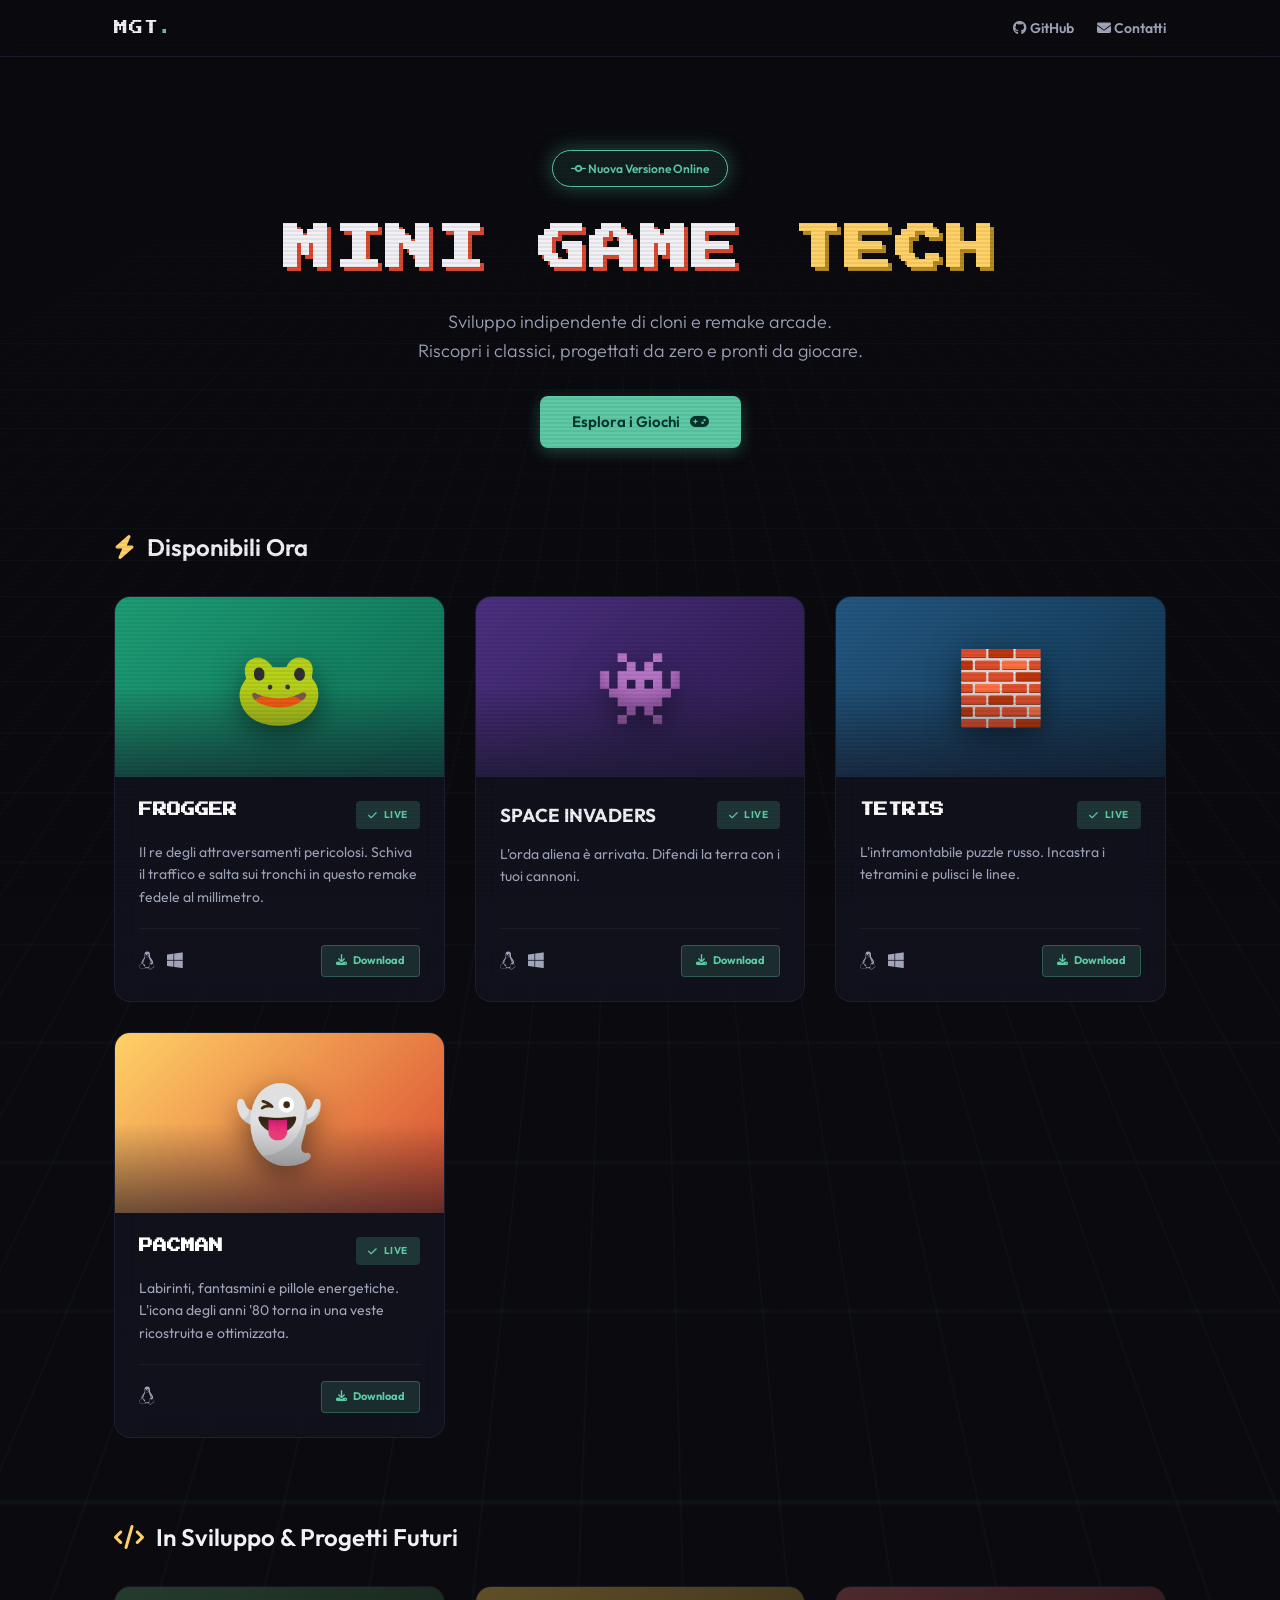
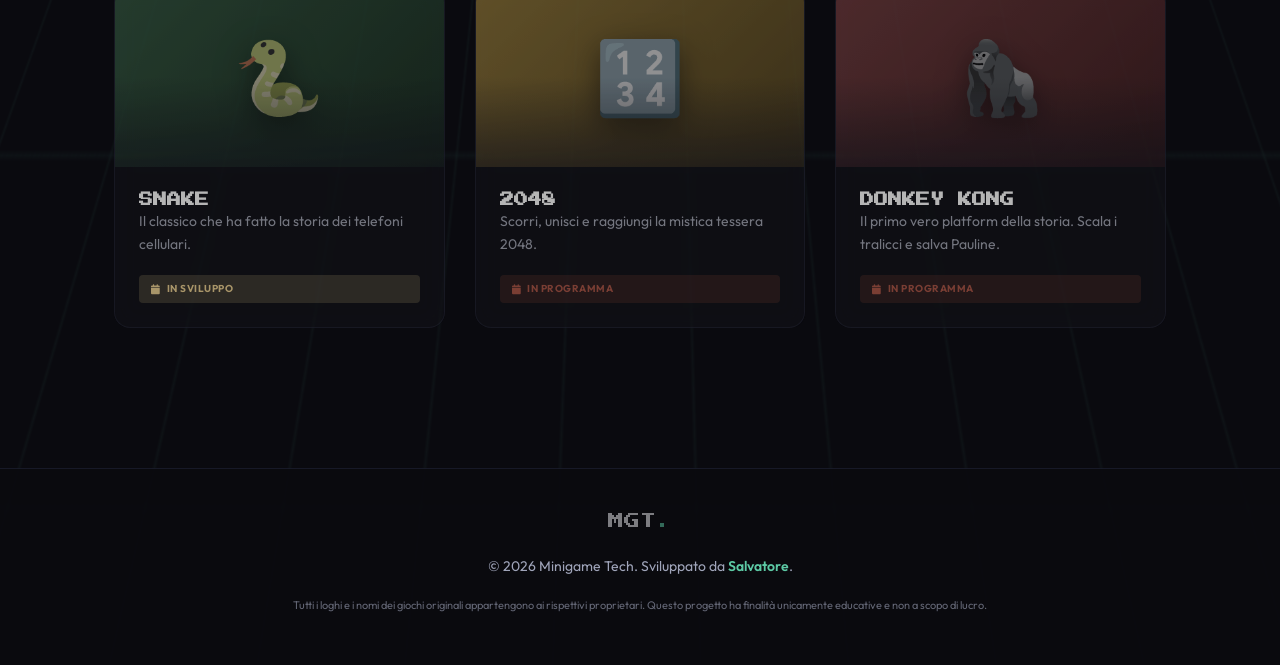
<file: index.html>
<!DOCTYPE html>
<html lang="it">
<head>
    <meta charset="UTF-8">
    <meta name="viewport" content="width=device-width, initial-scale=1.0">
    <meta name="google-site-verification" content="u1pR7ki5lb8jtUChC6h1UYOW1YPz_jhIn_7nUxBDBfI"/>
    <link rel="icon" type="image/jpeg" href="Logo.jpeg">

    <!-- Fonts & Icons -->
    <link rel="preconnect" href="https://fonts.googleapis.com">
    <link rel="preconnect" href="https://fonts.gstatic.com" crossorigin>
    <link href="https://fonts.googleapis.com/css2?family=Outfit:wght@300;400;600&family=Press+Start+2P&display=swap" rel="stylesheet">
    <link rel="stylesheet" href="https://cdnjs.cloudflare.com/ajax/libs/font-awesome/6.4.0/css/all.min.css">

    <!-- Fogli di stile -->
    <link rel="stylesheet" href="./Style/style.css">

    <!-- SEO Base -->
    <title>Minigame Tech - Arcade Remakes & Retrogaming</title>
    <meta name="description" content="La casa dei remake arcade perfetti. Scarica gratuitamente cloni open source di classici come Pacman, Frogger e molti altri per Linux e Windows.">
    <meta name="keywords" content="minigame, minigiochi gratis, remake pacman, remake frogger, giochi retrò, retrogaming, giochi linux, giochi windows, pixel art">
    <link rel="canonical" href="https://minigame-tech.github.io/">

    <!-- Open Graph -->
    <meta property="og:title" content="Minigame Tech - Arcade Remakes & Retrogaming">
    <meta property="og:description" content="Rivivi i grandi classici. Remake di giochi gratuiti, open source, per Linux e Windows.">
    <meta property="og:type" content="website">
    <meta property="og:url" content="https://minigame-tech.github.io/">
</head>
<body>
    <!-- Effetto CRT Overlay e Grid -->
    <div class="scanlines"></div>
    <div class="grid-bg"></div>

    <!-- Navigazione -->
    <nav class="navbar">
        <div class="nav-content">
            <div class="nav-logo">MGT<span>.</span></div>
            <div class="nav-links">
                <a href="https://github.com/minigame-tech" target="_blank" rel="noopener"><i class="fa-brands fa-github"></i> GitHub</a>
                <a href="https://mail.google.com/mail/?view=cm&fs=1&to=codelab.italia@gmail.com" target="_blank" rel="noopener"><i class="fa-solid fa-envelope"></i> Contatti</a>
            </div>
        </div>
    </nav>

    <!-- Hero Section -->
    <header class="hero">
        <div class="hero-content">
            <div class="badge-pill pulse"><i class="fa-solid fa-code-commit"></i> Nuova Versione Online</div>
            <h1 class="logo">MINI GAME<span> TECH</span></h1>
            <p class="subtitle">Sviluppo indipendente di cloni e remake arcade.<br>Riscopri i classici, progettati da zero e pronti da giocare.</p>
            <div class="hero-actions">
                <a href="#games" class="btn btn-primary">Esplora i Giochi <i class="fa-solid fa-gamepad"></i></a>
            </div>
        </div>
    </header>

    <!-- Main Content -->
    <main id="games">
        <section class="game-section">
            <h2 class="section-title"><i class="fa-solid fa-bolt"></i> Disponibili Ora</h2>
            <div class="grid">
                <!-- FROGGER -->
                <a class="card glass-effect" href="Pages/frogger.html">
                    <div class="card-glow"></div>
                    <div class="thumb" style="background-image: linear-gradient(135deg, #1d9e75, #0f6e56);">
                        <span class="emoji">🐸</span>
                    </div>
                    <div class="card-body">
                        <div class="card-header">
                            <h3 class="card-title">FROGGER</h3>
                            <span class="badge ready"><i class="fa-solid fa-check"></i> Live</span>
                        </div>
                        <p class="card-desc">Il re degli attraversamenti pericolosi. Schiva il traffico e salta sui tronchi in questo remake fedele al millimetro.</p>
                        <div class="card-footer">
                            <span class="platform-icon"><i class="fa-brands fa-linux"></i></span>
                            <span class="platform-icon"><i class="fa-brands fa-windows"></i></span>
                            <span class="badge_download"><i class="fa-solid fa-download"></i> Download</span>
                        </div>
                    </div>
                </a>

                <!--- SPACE INVADERS --->
                <a class="card glass-effect" href="Pages/space_invaders.html">
                    <div class="card-glow"></div>
                    <div class="thumb" style="background-image: linear-gradient(135deg, #4b3080, #2c1a4d);">
                        <span class="emoji">👾</span>
                    </div>
                    <div class="card-body">
                        <div class="card-header">
                            <h3>SPACE INVADERS</h3>
                            <span class="badge ready"><i class="fa-solid fa-check"></i> Live</span>
                        </div>
                        <p class="card-desc">L'orda aliena è arrivata. Difendi la terra con i tuoi cannoni.</p>
                        <div class="card-footer">
                            <span class="platform-icon"><i class="fa-brands fa-linux"></i></span>
                            <span class="platform-icon"><i class="fa-brands fa-windows"></i></span>
                            <span class="badge_download"><i class="fa-solid fa-download"></i> Download</span>
                        </div>
                    </div>
                </a>

                <!--- TETRIS --->
                <a class="card glass-effect" href="Pages/tetris.html">
                    <div class="card-glow"></div>
                    <div class="thumb" style="background-image: linear-gradient(135deg, #235882, #11324c);">
                        <span class="emoji">🧱</span>
                    </div>
                    <div class="card-body">
                        <div class="card-header">
                            <h3 class="card-title">TETRIS</h3>
                            <span class="badge ready"><i class="fa-solid fa-check"></i> Live</span>
                        </div>
                        <p class="card-desc">L'intramontabile puzzle russo. Incastra i tetramini e pulisci le linee.</p>
                        <div class="card-footer">
                            <span class="platform-icon"><i class="fa-brands fa-linux"></i></span>
                            <span class="platform-icon"><i class="fa-brands fa-windows"></i></span>
                            <span class="badge_download"><i class="fa-solid fa-download"></i> Download</span>
                        </div>
                    </div>
                </a>

                <!-- PACMAN -->
                <a class="card glass-effect" href="Pages/pacman.html">
                    <div class="card-glow"></div>
                    <div class="thumb" style="background-image: linear-gradient(135deg, #ffd166, #d84a30);">
                        <span class="emoji">👻</span>
                    </div>
                    <div class="card-body">
                        <div class="card-header">
                            <h3 class="card-title">PACMAN</h3>
                            <span class="badge ready"><i class="fa-solid fa-check"></i> Live</span>
                        </div>
                        <p class="card-desc">Labirinti, fantasmini e pillole energetiche. L'icona degli anni '80 torna in una veste ricostruita e ottimizzata.</p>
                        <div class="card-footer">
                            <span class="platform-icon"><i class="fa-brands fa-linux"></i></span>
                            <span class="badge_download"><i class="fa-solid fa-download"></i> Download</span>
                        </div>
                    </div>
                </a>
            </div>
        </section>

        <section class="game-section mt-5">
            <h2 class="section-title"><i class="fa-solid fa-code"></i> In Sviluppo & Progetti Futuri</h2>
            <div class="grid">
                <!-- SNAKE -->
                <div class="card glass-effect disabled">
                    <div class="thumb" style="background-image: linear-gradient(135deg, #276b3a, #133b1e);">
                        <span class="emoji">🐍</span>
                    </div>
                    <div class="card-body">
                        <h3 class="card-title">SNAKE</h3>
                        <p class="card-desc">Il classico che ha fatto la storia dei telefoni cellulari.</p>
                        <span class="badge soon"><i class="fa-solid fa-calendar"></i> In Sviluppo</span>
                    </div>
                </div>

                <!-- 2048 -->
                <div class="card glass-effect disabled">
                    <div class="thumb" style="background-image: linear-gradient(135deg, #b8860b, #6b4c03);">
                        <span class="emoji">🔢</span>
                    </div>
                    <div class="card-body">
                        <h3 class="card-title">2048</h3>
                        <p class="card-desc">Scorri, unisci e raggiungi la mistica tessera 2048.</p>
                        <span class="badge programmed"><i class="fa-solid fa-calendar"></i> In Programma</span>
                    </div>
                </div>

                <!-- DONKEY KONG -->
                <div class="card glass-effect disabled">
                    <div class="thumb" style="background-image: linear-gradient(135deg, #a33b3b, #5e1c1c);">
                        <span class="emoji">🦍</span>
                    </div>
                    <div class="card-body">
                        <h3 class="card-title">DONKEY KONG</h3>
                        <p class="card-desc">Il primo vero platform della storia. Scala i tralicci e salva Pauline.</p>
                        <span class="badge programmed"><i class="fa-solid fa-calendar"></i> In Programma</span>
                    </div>
                </div>
            </div>
        </section>
    </main>

    <footer>
        <div class="footer-content">
            <div class="footer-logo">MGT<span>.</span></div>
            <p>&copy; 2026 Minigame Tech. Sviluppato da <a href="https://github.com/minigame-tech" target="_blank">Salvatore</a>.</p>
            <p class="small-text">Tutti i loghi e i nomi dei giochi originali appartengono ai rispettivi proprietari. Questo progetto ha finalità unicamente educative e non a scopo di lucro.</p>
        </div>
    </footer>
</body>
</html>
</file>
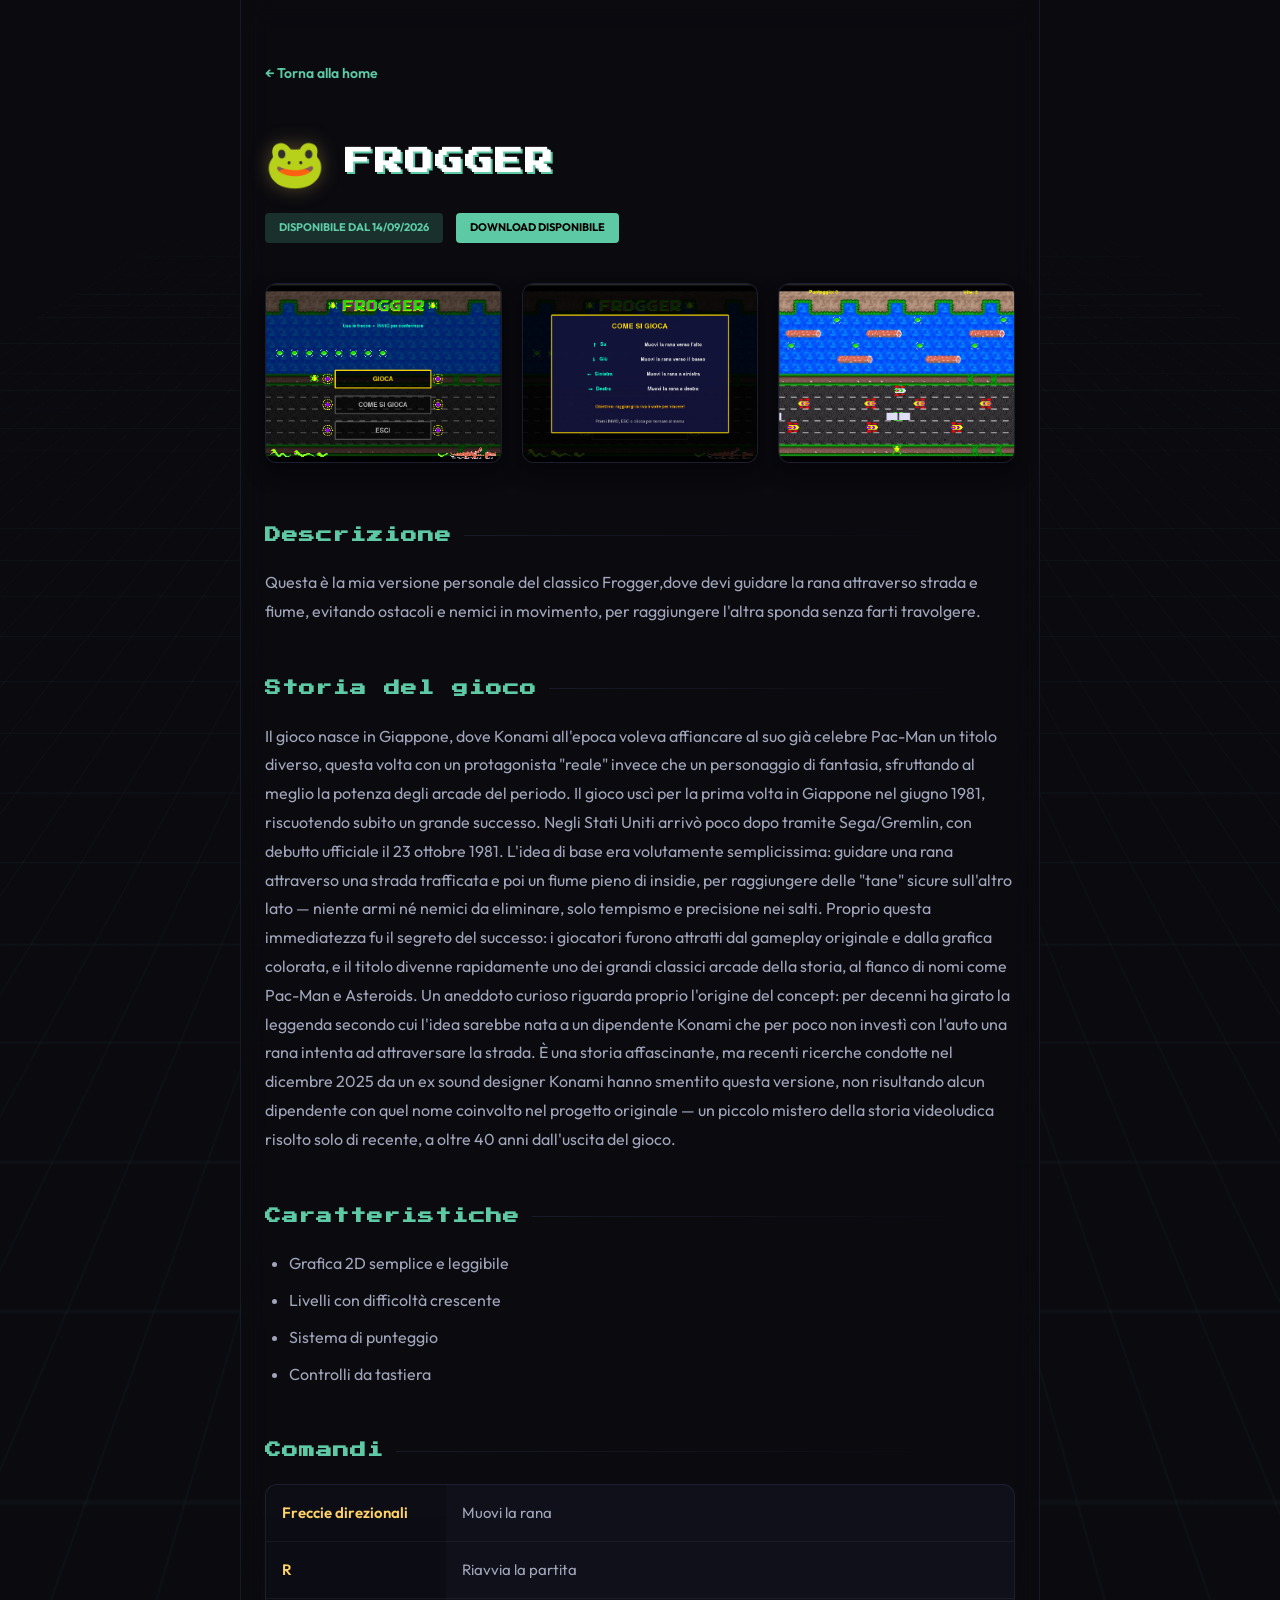
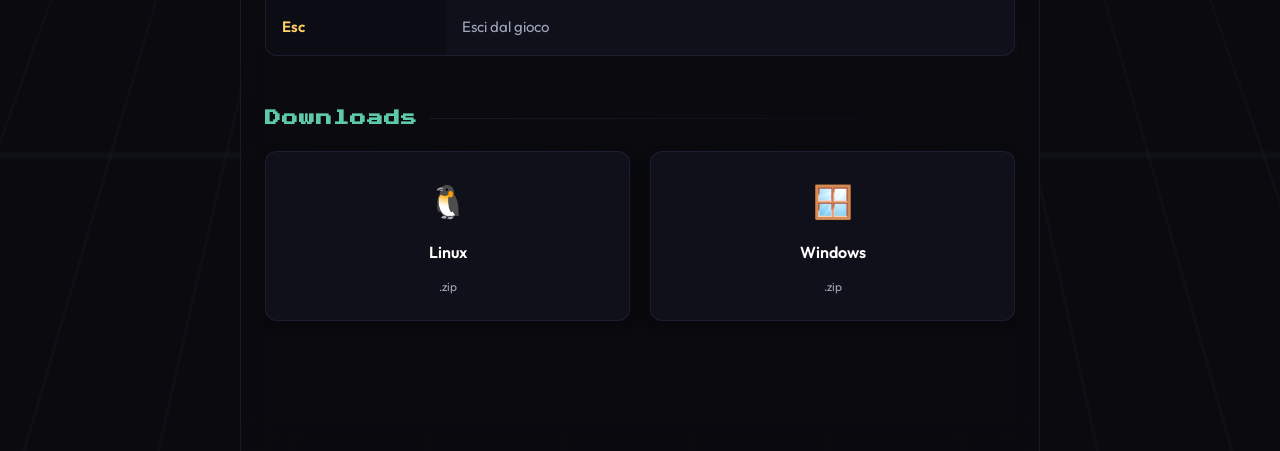
<file: Pages/frogger.html>
<!DOCTYPE html>
<html lang="it">
<head>
    <meta charset="UTF-8">
    <meta name="viewport" content="width=device-width, initial-scale=1.0">
    <link rel="stylesheet" href="../Style/Game_Pages.css">
    <title>Frogger - Mini Game Tech</title>
</head>
<body>
    <div class="grid-bg"></div>

    <div class="wrap">
        <a class="back-link" href="../index.html">&larr; Torna alla home</a>

        <div class="title-row">
            <span class="icon">🐸</span>
            <h1>FROGGER</h1>
        </div>
        <span class="badge">Disponibile dal 14/09/2026</span>
        <span class="badge_download">Download disponibile</span>

        <div class="screenshots">
            <img class="shot" src="../Screen/Frogger/Schermata_Principale.png" alt="Schermata principale">
            <img class="shot" src="../Screen/Frogger/Comandi.png" alt="Schermata dei comandi">
            <img class="shot" src="../Screen/Frogger/Gioco_Principale.png" alt="Schermata principale del gioco">
        </div>

        <section>
            <h2>Descrizione</h2>
            <p>
                Questa è la mia versione personale del classico Frogger,dove devi
                guidare la rana attraverso strada e fiume, evitando ostacoli e nemici in movimento,
                per raggiungere l'altra sponda senza farti travolgere.
            </p>
        </section>

        <section>
            <h2>Storia del gioco</h2>
            <p>
                Il gioco nasce in Giappone, dove Konami all'epoca voleva affiancare al suo già celebre Pac-Man un titolo diverso,
                questa volta con un protagonista "reale" invece che un personaggio di fantasia, sfruttando al meglio la potenza degli arcade del periodo.
                Il gioco uscì per la prima volta in Giappone nel giugno 1981, riscuotendo subito un grande successo. Negli Stati Uniti arrivò poco dopo tramite Sega/Gremlin, con debutto ufficiale il 23 ottobre 1981.

                L'idea di base era volutamente semplicissima: guidare una rana attraverso una strada trafficata e poi un fiume pieno di insidie, per raggiungere delle "tane" sicure sull'altro lato — niente armi né nemici da eliminare, solo tempismo e precisione nei salti.
                Proprio questa immediatezza fu il segreto del successo: i giocatori furono attratti dal gameplay originale e dalla grafica colorata, e il titolo divenne rapidamente uno dei grandi classici arcade della storia, al fianco di nomi come Pac-Man e Asteroids.

                Un aneddoto curioso riguarda proprio l'origine del concept: per decenni ha girato la leggenda secondo cui l'idea sarebbe nata a un dipendente Konami che per poco non investì con l'auto una rana intenta ad attraversare la strada.
                È una storia affascinante, ma recenti ricerche condotte nel dicembre 2025 da un ex sound designer Konami hanno smentito questa versione, non risultando alcun dipendente con quel nome coinvolto nel progetto originale — un piccolo mistero della storia videoludica risolto solo di recente, a oltre 40 anni dall'uscita del gioco.
            </p>
        </section>

        <section>
            <h2>Caratteristiche</h2>
            <ul>
                <li>Grafica 2D semplice e leggibile</li>
                <li>Livelli con difficoltà crescente</li>
                <li>Sistema di punteggio</li>
                <li>Controlli da tastiera</li>
            </ul>
        </section>

        <section>
            <h2>Comandi</h2>
            <table class="controls-table">
                <tr><td>Freccie direzionali</td><td>Muovi la rana</td></tr>
                <tr><td>R</td><td>Riavvia la partita</td></tr>
                <tr><td>Esc</td><td>Esci dal gioco</td></tr>
            </table>
        </section>

        <section>
            <h2>Downloads</h2>

            <div class="downloads">
                <a class="dl-btn" href="../Download_games/Frogger/Frogger-Linux.zip" download>
                    <span class="dl-icon">🐧</span>
                    Linux
                    <span class="dl-sub">.zip</span>
                </a>

                <a class="dl-btn" href="../Download_games/Frogger/Frogger-Windows.zip" download>
                    <span class="dl-icon">🪟</span>
                    Windows
                    <span class="dl-sub">.zip</span>
                </a>
            </div>
        </section>
    </div>
</body>
</html>
</file>
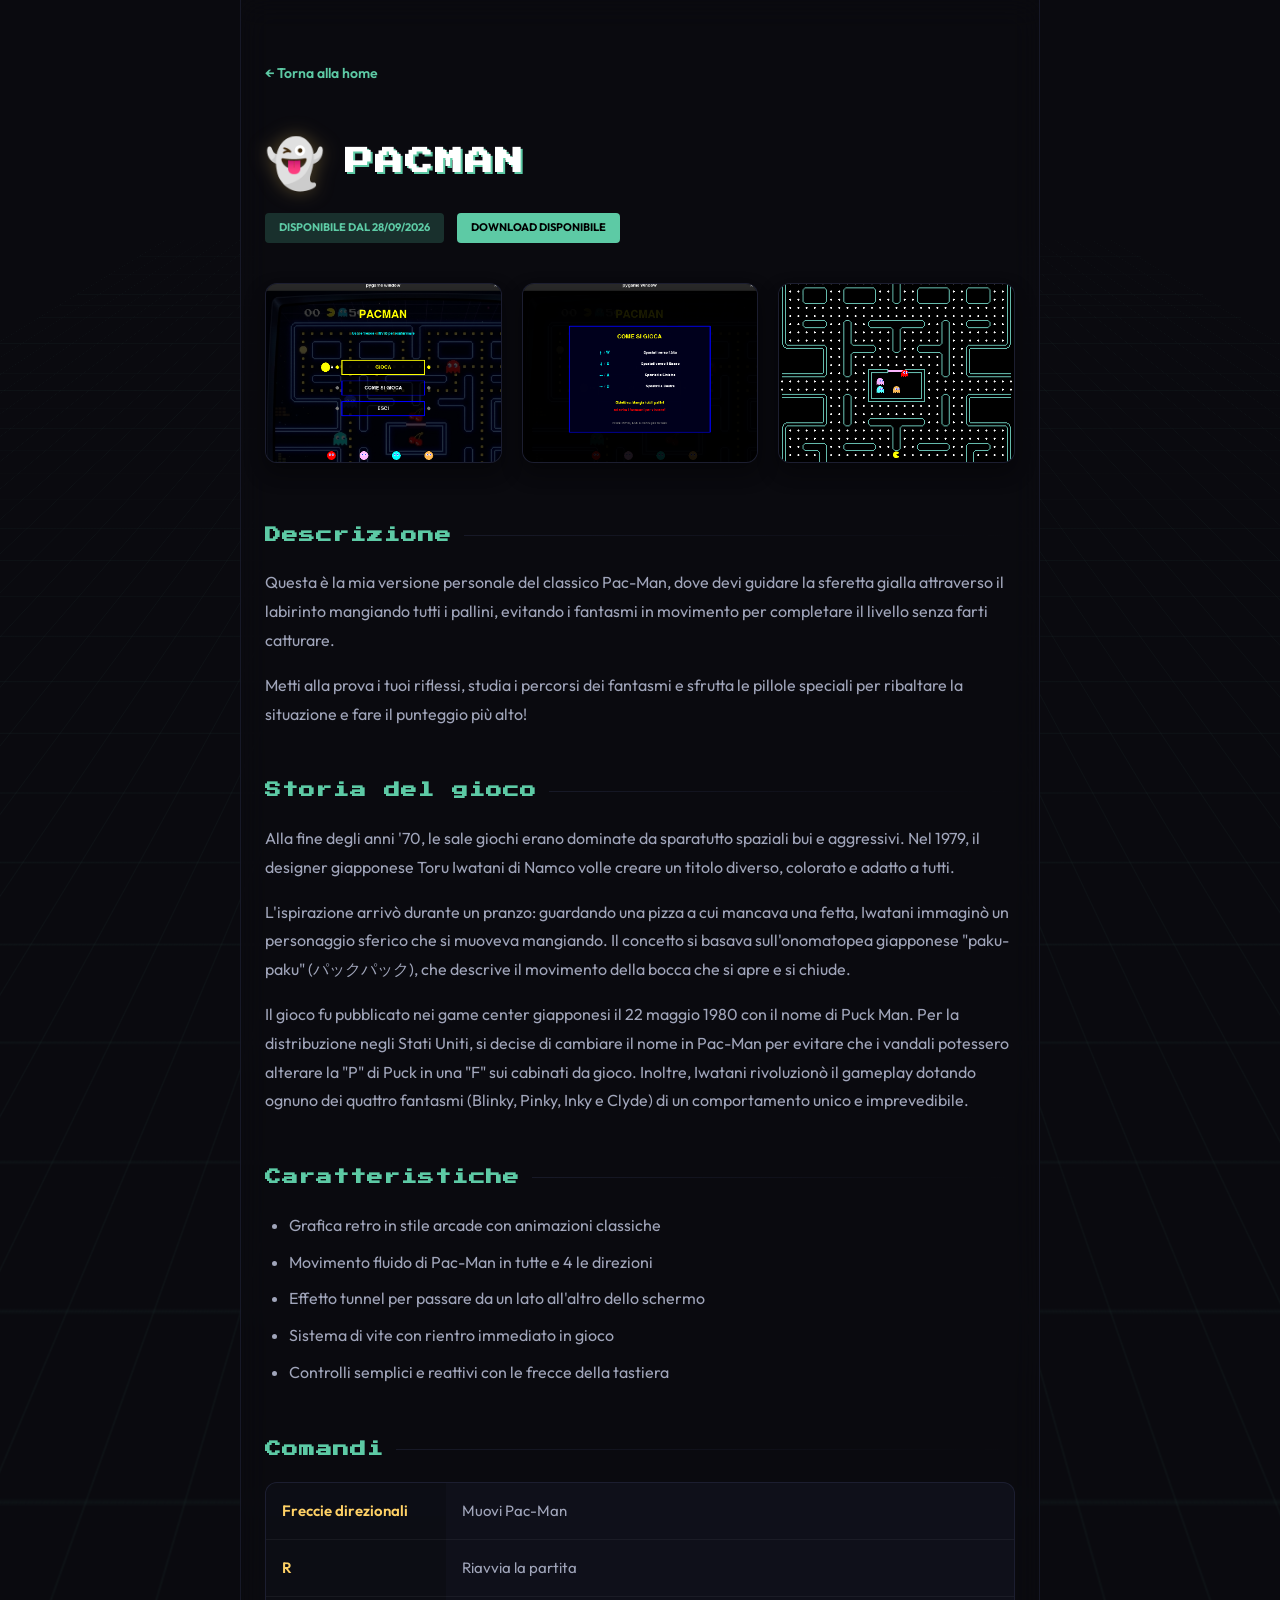
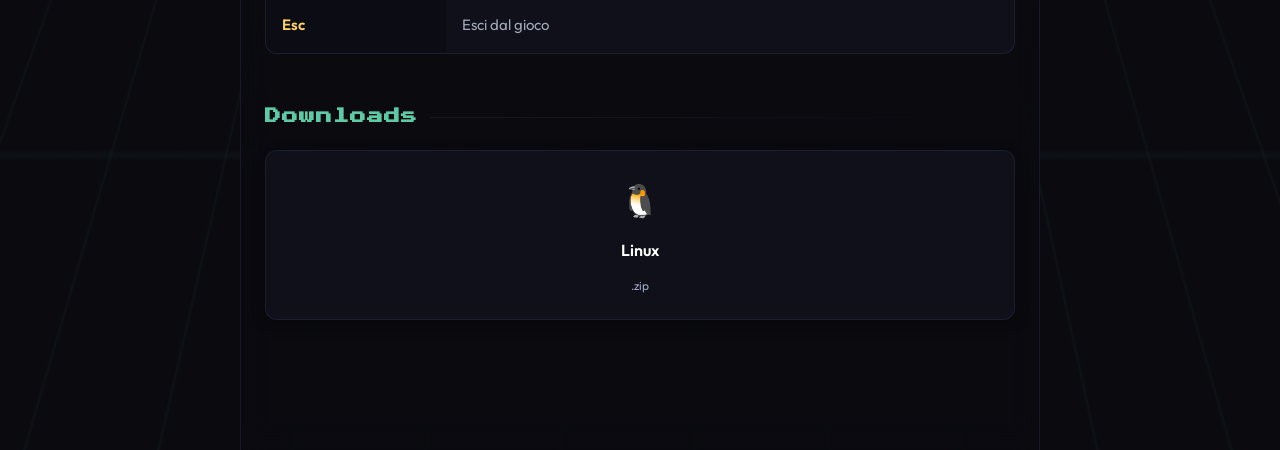
<file: Pages/pacman.html>
<!DOCTYPE html>
<html lang="it">
<head>
    <meta charset="UTF-8">
    <meta name="viewport" content="width=device-width, initial-scale=1.0">
    <link rel="stylesheet" href="../Style/Game_Pages.css">
    <title>Pacman - Mini Game Tech</title>
</head>
<body>
    <div class="grid-bg"></div>

    <div class="wrap">
        <a class="back-link" href="../index.html">&larr; Torna alla home</a>
        
        <div class="title-row">
            <span class="icon">👻</span>
            <h1>PACMAN</h1>
        </div>
        <span class="badge">Disponibile dal 28/09/2026</span>
        <span class="badge_download">Download disponibile</span>

        <div class="screenshots">
            <img class="shot" src="../Screen/Pacman/Schermata_Principale.png" alt="Schermata principale">
            <img class="shot" src="../Screen/Pacman/Come_si_gioca.png" alt="Schermata dei comandi">
            <img class="shot" src="../Screen/Pacman/Gioco_Principale.png" alt="Schermata principale del gioco">
        </div>

        <section>
            <h2>Descrizione</h2>
            <p>
                Questa è la mia versione personale del classico Pac-Man, dove devi
                guidare la sferetta gialla attraverso il labirinto mangiando tutti i pallini, 
                evitando i fantasmi in movimento per completare il livello senza farti catturare.
            </p>
            <p>
                Metti alla prova i tuoi riflessi, studia i percorsi dei fantasmi e sfrutta le pillole speciali per ribaltare la situazione e fare il punteggio più alto!
            </p>
        </section>

        <section>
            <h2>Storia del gioco</h2>
            <p>
                Alla fine degli anni '70, le sale giochi erano dominate da sparatutto spaziali bui e aggressivi.
                Nel 1979, il designer giapponese Toru Iwatani di Namco volle creare un titolo diverso, colorato e adatto a tutti.
            </p>

            <p>
                L'ispirazione arrivò durante un pranzo: guardando una pizza a cui mancava una fetta, Iwatani immaginò un personaggio sferico che si muoveva mangiando. Il concetto si basava sull'onomatopea giapponese "paku-paku" (パックパック), che descrive il movimento della bocca che si apre e si chiude.
            </p>

            <p>
                Il gioco fu pubblicato nei game center giapponesi il 22 maggio 1980 con il nome di Puck Man.
                Per la distribuzione negli Stati Uniti, si decise di cambiare il nome in Pac-Man per evitare che i vandali potessero alterare la "P" di Puck in una "F" sui cabinati da gioco. Inoltre, Iwatani rivoluzionò il gameplay dotando ognuno dei quattro fantasmi (Blinky, Pinky, Inky e Clyde) di un comportamento unico e imprevedibile.
            </p>
        </section>

        <section>
            <h2>Caratteristiche</h2>
            <ul>
                <li>Grafica retro in stile arcade con animazioni classiche</li>
                <li>Movimento fluido di Pac-Man in tutte e 4 le direzioni</li>
                <li>Effetto tunnel per passare da un lato all'altro dello schermo</li>
                <li>Sistema di vite con rientro immediato in gioco</li>
                <li>Controlli semplici e reattivi con le frecce della tastiera</li>
            </ul>
        </section>

        <section>
            <h2>Comandi</h2>
            <table class="controls-table">
                <tr><td>Freccie direzionali</td><td>Muovi Pac-Man</td></tr>
                <tr></tr>
                <tr></tr>
                <tr><td>R</td><td>Riavvia la partita</td></tr>
                <tr><td>Esc</td><td>Esci dal gioco</td></tr>
            </table>
        </section>

        <section>
            <h2>Downloads</h2>

            <div class="downloads">
                <a class="dl-btn" href="../Download_games/Pacman/pacman_game_linux.zip">
                    <span class="dl-icon">🐧</span>
                    Linux
                    <span class="dl-sub">.zip</span>
                </a>
            </div>
        </section>
    </div>
</body>
</html>
</file>
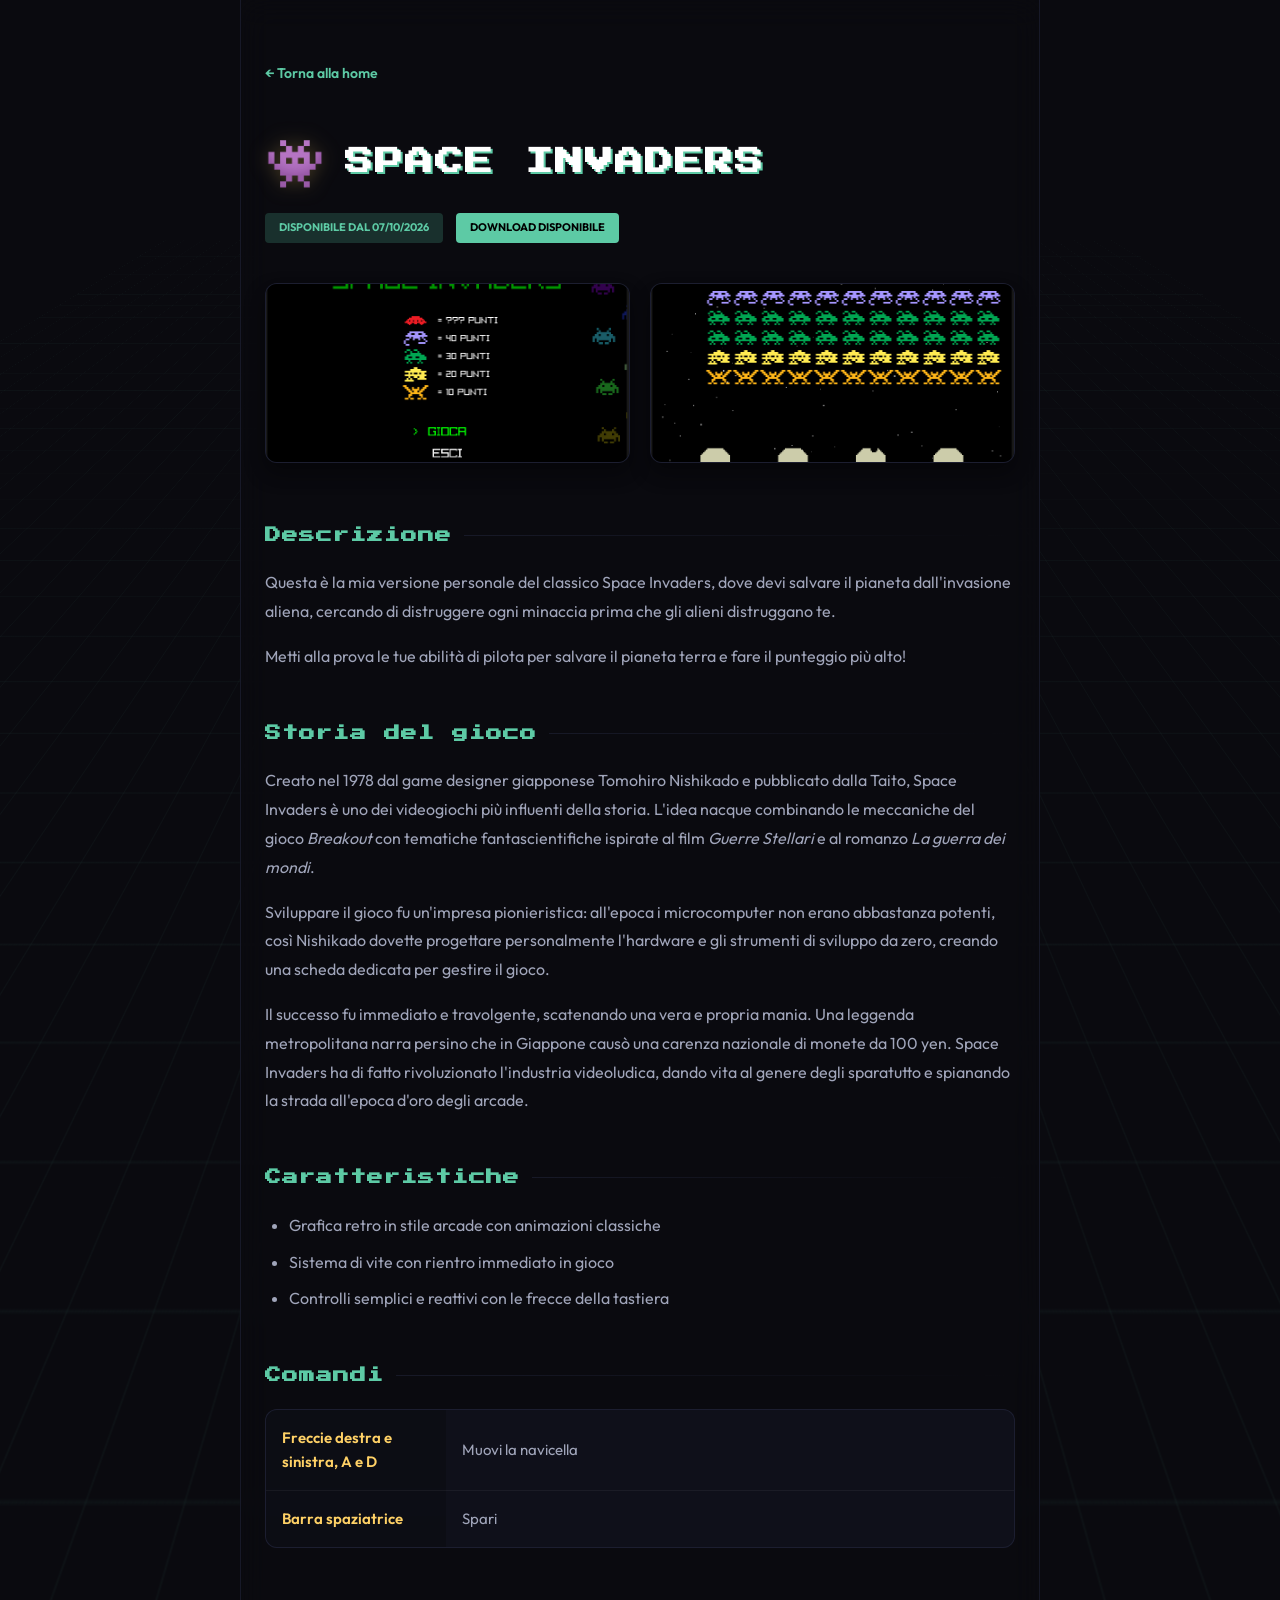
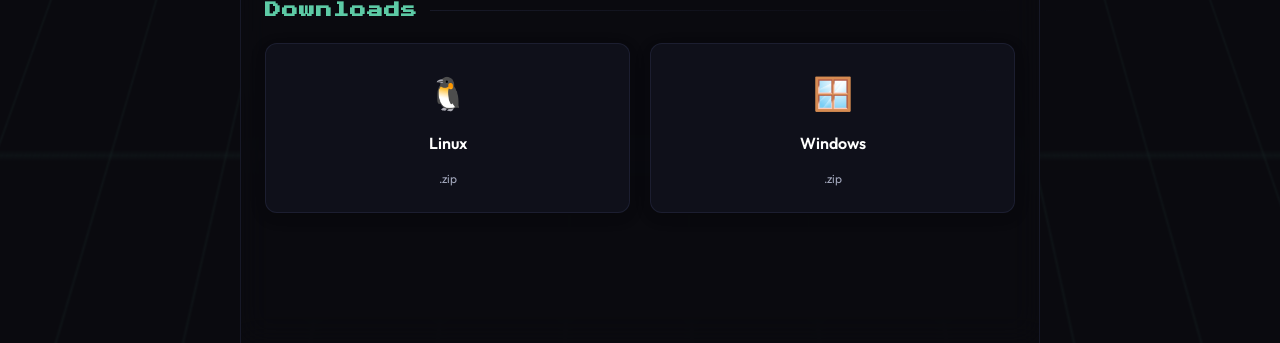
<file: Pages/space_invaders.html>
<!DOCTYPE html>
<html lang="it">
<head>
    <meta charset="UTF-8">
    <meta name="viewport" content="width=device-width, initial-scale=1.0">
    <link rel="stylesheet" href="../Style/Game_Pages.css">
    <title>Space Invaders - Mini Game Tech</title>
</head>
<body>
    <div class="grid-bg"></div>

    <div class="wrap">
        <a class="back-link" href="../index.html">&larr; Torna alla home</a>
        
        <div class="title-row">
            <span class="icon">👾</span>
            <h1>SPACE INVADERS</h1>
        </div>
        <span class="badge">Disponibile dal 07/10/2026</span>
        <span class="badge_download">Download disponibile</span>

        <div class="screenshots">
            <img class="shot" src="../Screen/Space Invaders/Menu_Principale.png" alt="Schermata principale">
            <img class="shot" src="../Screen/Space Invaders/Gioco_Principale.png" alt="Schermata principale del gioco">
        </div>

        <section>
            <h2>Descrizione</h2>
            <p>
                Questa è la mia versione personale del classico Space Invaders, dove devi
                salvare il pianeta dall'invasione aliena, cercando di distruggere ogni minaccia
                prima che gli alieni distruggano te.
            </p>
            <p>
                Metti alla prova le tue abilità di pilota per salvare il pianeta terra e fare il punteggio più alto!
            </p>
        </section>

        <section>
            <h2>Storia del gioco</h2>
            <p>
                Creato nel 1978 dal game designer giapponese Tomohiro Nishikado e pubblicato dalla Taito, 
                Space Invaders è uno dei videogiochi più influenti della storia. L'idea nacque combinando le 
                meccaniche del gioco <i>Breakout</i> con tematiche fantascientifiche ispirate al film 
                <i>Guerre Stellari</i> e al romanzo <i>La guerra dei mondi</i>.
            </p>

            <p>
                Sviluppare il gioco fu un'impresa pionieristica: all'epoca i microcomputer non erano 
                abbastanza potenti, così Nishikado dovette progettare personalmente l'hardware e gli strumenti 
                di sviluppo da zero, creando una scheda dedicata per gestire il gioco.
            </p>

            <p>
                Il successo fu immediato e travolgente, scatenando una vera e propria mania. 
                Una leggenda metropolitana narra persino che in Giappone causò una carenza nazionale 
                di monete da 100 yen. Space Invaders ha di fatto rivoluzionato l'industria videoludica, 
                dando vita al genere degli sparatutto e spianando la strada all'epoca d'oro degli arcade.
            </p>
        </section>

        <section>
            <h2>Caratteristiche</h2>
            <ul>
                <li>Grafica retro in stile arcade con animazioni classiche</li>
                <li>Sistema di vite con rientro immediato in gioco</li>
                <li>Controlli semplici e reattivi con le frecce della tastiera</li>
            </ul>
        </section>

        <section>
            <h2>Comandi</h2>
            <table class="controls-table">
                <tr><td>Freccie destra e sinistra, A e D</td><td>Muovi la navicella</td></tr>
                <tr><td>Barra spaziatrice</td><td>Spari</td></tr>
            </table>
        </section>

        <section>
            <h2>Downloads</h2>

            <div class="downloads">
                <a class="dl-btn" href="../Download_games/Space Invaders/Space_Invaders_Linux.zip">
                    <span class="dl-icon">🐧</span>
                    Linux
                    <span class="dl-sub">.zip</span>
                </a>

                <a class="dl-btn" href="../Download_games/Space Invaders/Space_Invaders_Windows.zip">
                    <span class="dl-icon">🪟</span>
                    Windows
                    <span class="dl-sub">.zip</span>
                </a>
            </div>
        </section>
    </div>
</body>
</html>
</file>
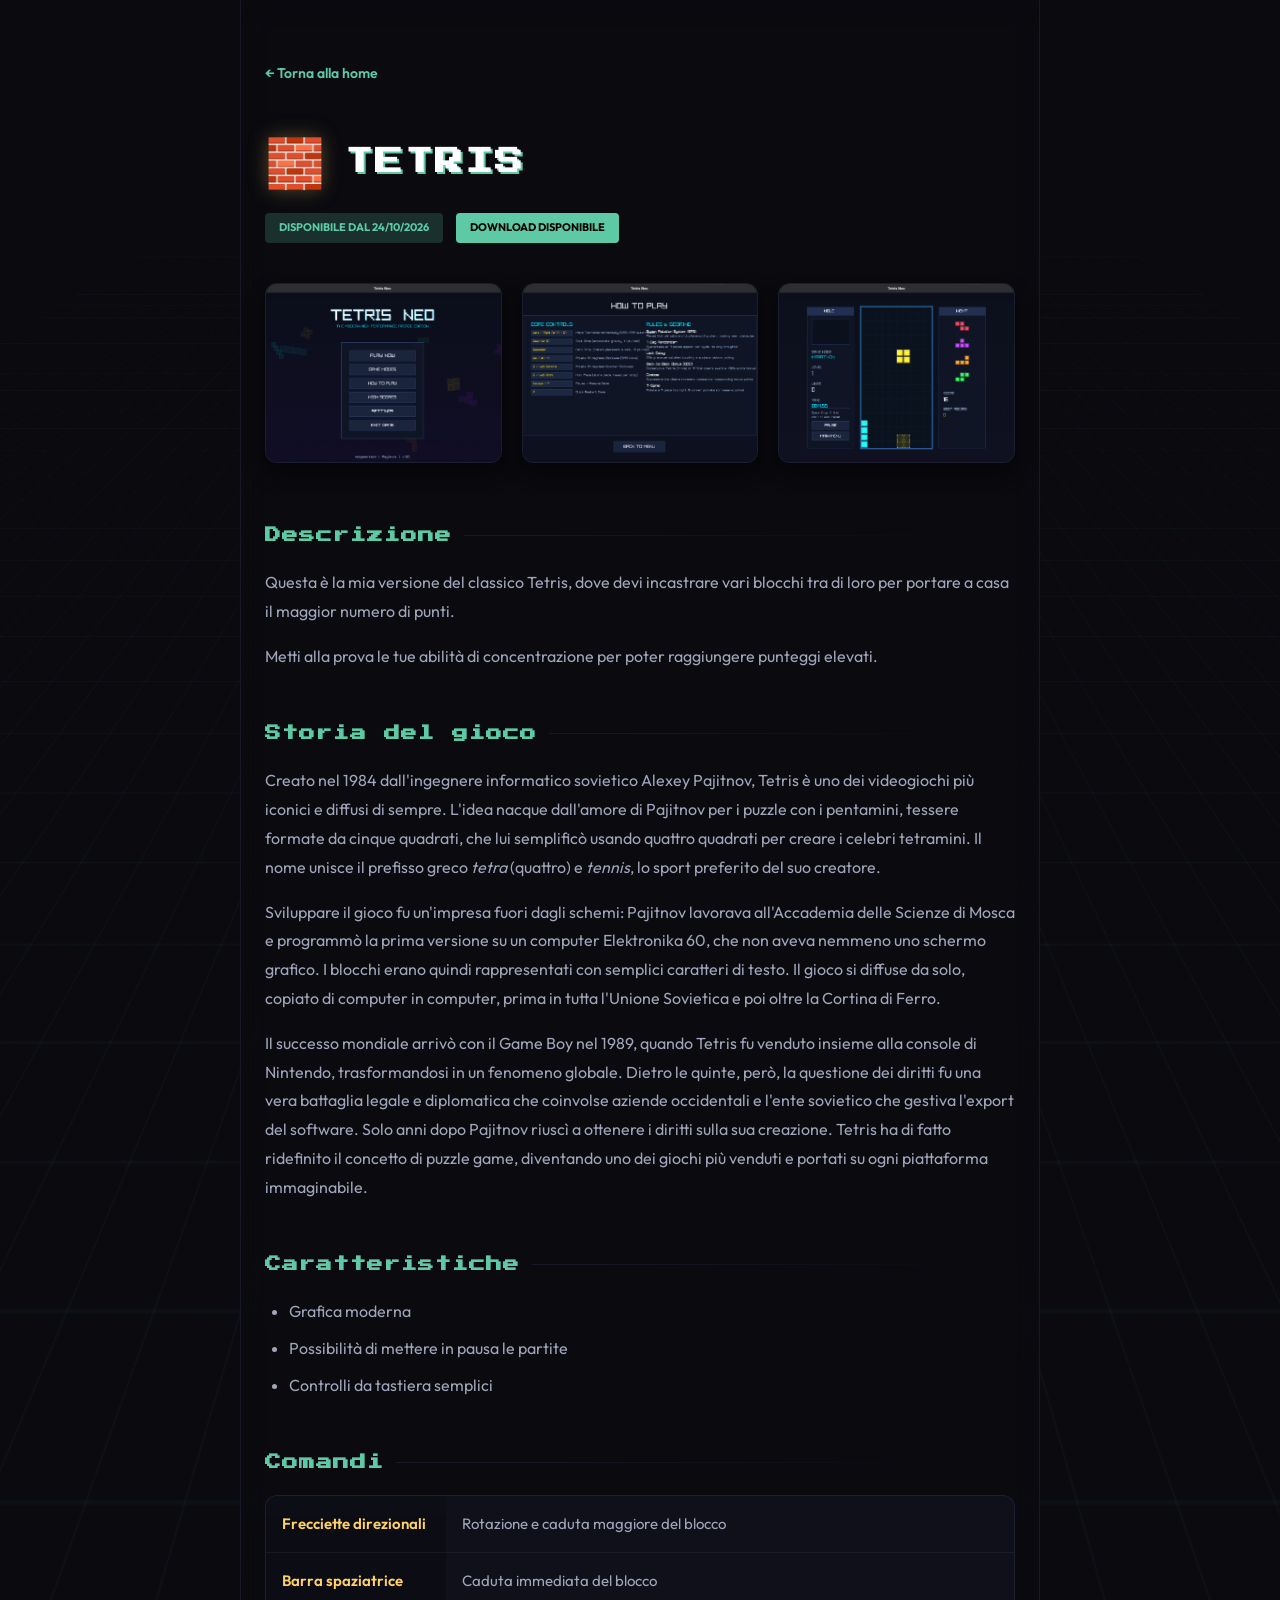
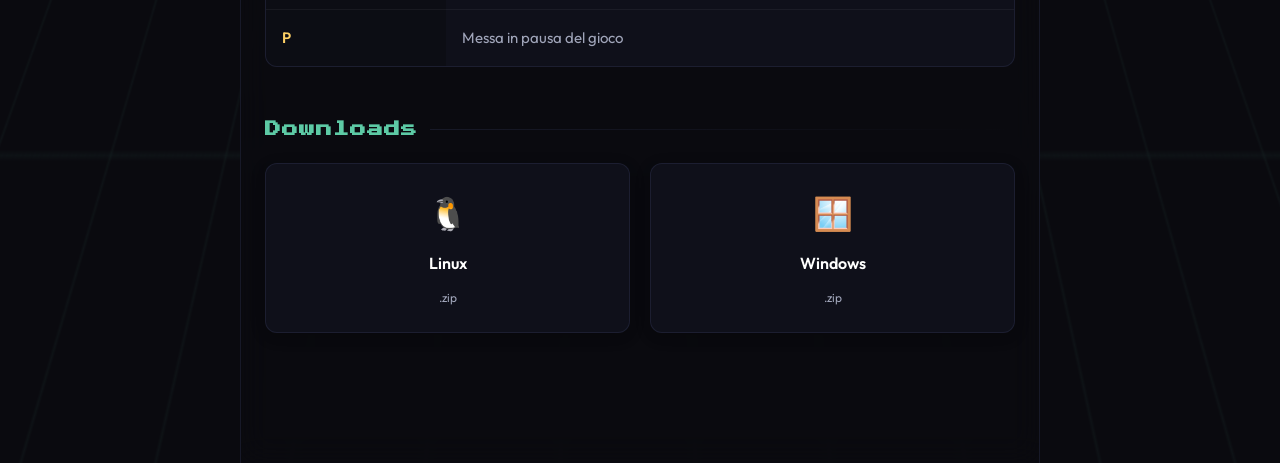
<file: Pages/tetris.html>
<!DOCTYPE html>
<html lang="it">
<head>
    <meta charset="UTF-8">
    <meta name="viewport" content="width=device-width, initial-scale=1.0">
    <link rel="stylesheet" href="../Style/Game_Pages.css">
    <title>Tetris - Mini Game Tech</title>
</head>
<body>
    <div class="grid-bg"></div>

    <div class="wrap">
        <a class="back-link" href="../index.html">&larr; Torna alla home</a>
        
        <div class="title-row">
            <span class="icon">🧱</span>
            <h1>TETRIS</h1>
        </div>
        <span class="badge">Disponibile dal 24/10/2026</span>
        <span class="badge_download">Download disponibile</span>

        <div class="screenshots">
            <img class="shot" src="../Screen/Tetris/Main_Menu.png" alt="Schermata principale">
            <img class="shot" src="../Screen/Tetris/Come_Giocare.png" alt="Come giocare">
            <img class="shot" src="../Screen/Tetris/Main_Game.png" alt="Gioco principale">
        </div>

        <section>
            <h2>Descrizione</h2>
            <p>
                Questa è la mia versione del classico Tetris, dove devi incastrare
                vari blocchi tra di loro per portare a casa il maggior numero di punti.
            </p>
            <p>
                Metti alla prova le tue abilità di concentrazione per poter raggiungere
                punteggi elevati.
            </p>
        </section>

        <section>
            <h2>Storia del gioco</h2>
            <p>
                Creato nel 1984 dall'ingegnere informatico sovietico Alexey Pajitnov, Tetris è uno dei 
                videogiochi più iconici e diffusi di sempre. L'idea nacque dall'amore di Pajitnov per i 
                puzzle con i pentamini, tessere formate da cinque quadrati, che lui semplificò usando 
                quattro quadrati per creare i celebri tetramini. Il nome unisce il prefisso greco 
                <i>tetra</i> (quattro) e <i>tennis</i>, lo sport preferito del suo creatore.
            </p>

            <p>
                Sviluppare il gioco fu un'impresa fuori dagli schemi: Pajitnov lavorava all'Accademia 
                delle Scienze di Mosca e programmò la prima versione su un computer Elektronika 60, che 
                non aveva nemmeno uno schermo grafico. I blocchi erano quindi rappresentati con semplici 
                caratteri di testo. Il gioco si diffuse da solo, copiato di computer in computer, 
                prima in tutta l'Unione Sovietica e poi oltre la Cortina di Ferro.
            </p>

            <p>
                Il successo mondiale arrivò con il Game Boy nel 1989, quando Tetris fu venduto insieme 
                alla console di Nintendo, trasformandosi in un fenomeno globale. Dietro le quinte, però, 
                la questione dei diritti fu una vera battaglia legale e diplomatica che coinvolse 
                aziende occidentali e l'ente sovietico che gestiva l'export del software. Solo anni dopo 
                Pajitnov riuscì a ottenere i diritti sulla sua creazione. Tetris ha di fatto ridefinito 
                il concetto di puzzle game, diventando uno dei giochi più venduti e portati su ogni 
                piattaforma immaginabile.
            </p>
        </section>

        <section>
            <h2>Caratteristiche</h2>
            <ul>
                <li>Grafica moderna</li>
                <li>Possibilità di mettere in pausa le partite</li>
                <li>Controlli da tastiera semplici</li>
            </ul>
        </section>

        <section>
            <h2>Comandi</h2>
            <table class="controls-table">
                <tr><td>Frecciette direzionali</td><td>Rotazione e caduta maggiore del blocco</td></tr>
                <tr><td>Barra spaziatrice</td><td>Caduta immediata del blocco</td></tr>
                <tr><td>P</td><td>Messa in pausa del gioco</td></tr>
            </table>
        </section>

        <section>
            <h2>Downloads</h2>

            <div class="downloads">
                <a class="dl-btn" href="../Download_games/Tetris/Tetris_Linux.zip">
                    <span class="dl-icon">🐧</span>
                    Linux
                    <span class="dl-sub">.zip</span>
                </a>

                <a class="dl-btn" href="../Download_games/Tetris/Tetris_Windows.zip">
                    <span class="dl-icon">🪟</span>
                    Windows
                    <span class="dl-sub">.zip</span>
                </a>
            </div>
        </section>
    </div>
</body>
</html>
</file>
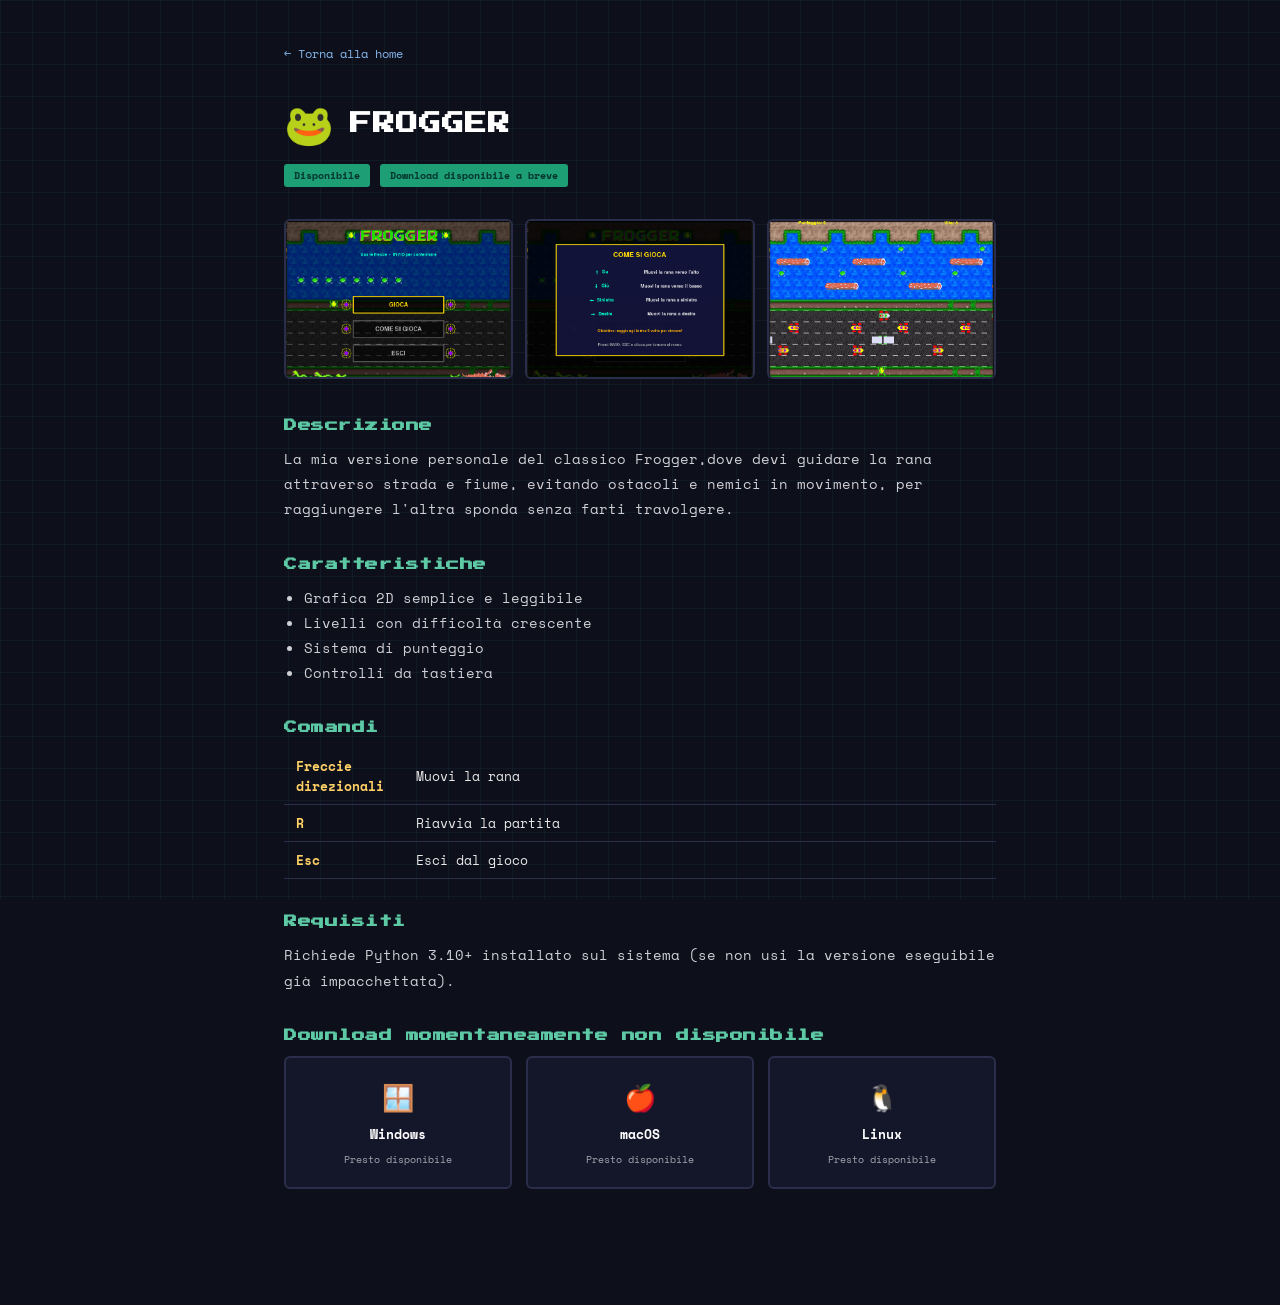
<file: Pages/Game/frogger.html>
<!DOCTYPE html>
<html lang="en">
<head>
    <meta charset="UTF-8">
    <meta name="viewport" content="width=device-width, initial-scale=1.0">
    <link rel="stylesheet" href="../../Style/Style_Page/frogger_page.css">
    <title>Frogger - Mini Game Tech</title>
</head>
<body>
    <div class="grid-bg"></div>

    <div class="wrap">
        <a class="back-link" href="../../index.html">&larr; Torna alla home</a>

        <div class="title-row">
            <span class="icon">🐸</span>
            <h1>FROGGER</h1>
        </div>
        <span class="badge">Disponibile</span>
        <span class="badge_download">Download disponibile a breve</span>

        <div class="screenshots">
            <img class="shot" src="../../Screen/Frogger/Schermata_Principale.png" alt="Schermata principale">
            <img class="shot" src="../../Screen/Frogger/Comandi.png" alt="Schermata dei comandi">
            <img class="shot" src="../../Screen/Frogger/Gioco_Principale.png" alt="Schermata principale del gioco">
        </div>

        <section>
            <h2>Descrizione</h2>
            <p>
                La mia versione personale del classico Frogger,dove devi
                guidare la rana attraverso strada e fiume, evitando ostacoli e nemici in movimento,
                per raggiungere l'altra sponda senza farti travolgere.
            </p>
        </section>

        <section>
            <h2>Caratteristiche</h2>
            <ul>
                <li>Grafica 2D semplice e leggibile</li>
                <li>Livelli con difficoltà crescente</li>
                <li>Sistema di punteggio</li>
                <li>Controlli da tastiera</li>
            </ul>
        </section>

        <section>
            <h2>Comandi</h2>
            <table class="controls-table">
                <tr><td>Freccie direzionali</td><td>Muovi la rana</td></tr>
                <tr><td>R</td><td>Riavvia la partita</td></tr>
                <tr><td>Esc</td><td>Esci dal gioco</td></tr>
            </table>
        </section>

        <section>
            <h2>Requisiti</h2>
            <p>Richiede Python 3.10+ installato sul sistema (se non usi la versione eseguibile già impacchettata).</p>
        </section>

        <section>
            <!--- Rimettere questo codice quando sarà
             di nuovo disponibile rimettere questo codice:
             <div class="downloads">
              <a class="dl-btn" href="downloads/frogger-windows.zip" download>
                <span class="dl-icon">🪟</span>
                Windows
                <span class="dl-sub">.zip</span>
              </a>
              <a class="dl-btn" href="downloads/frogger-mac.zip" download>
                <span class="dl-icon">🍎</span>
                macOS
                <span class="dl-sub">.zip</span>
              </a>
              <a class="dl-btn" href="downloads/frogger-linux.zip" download>
                <span class="dl-icon">🐧</span>
                Linux
                <span class="dl-sub">.zip</span>
              </a>
            </div>
            --->
            <h2>Download momentaneamente non disponibile</h2>
            <div class="downloads">
                <div class="dl-btn disabled">
                    <span class="dl-icon">🪟</span>
                    Windows
                    <span class="dl-sub">Presto disponibile</span>
                </div>
                <div class="dl-btn disabled">
                    <span class="dl-icon">🍎</span>
                    macOS
                    <span class="dl-sub">Presto disponibile</span>
                </div>
                <div class="dl-btn disabled">
                    <span class="dl-icon">🐧</span>
                    Linux
                    <span class="dl-sub">Presto disponibile</span>
                </div>
            </div>
        </section>
    </div>
</body>
</html>
</file>
<file: Style/style.css>
/* Import fonts */
@import url('https://fonts.googleapis.com/css2?family=Outfit:wght@300;400;600&family=Press+Start+2P&display=swap');

:root {
    --bg-main: #0a0a0f;
    --bg-card: rgba(20, 22, 35, 0.6);
    --border-card: rgba(80, 90, 140, 0.2);
    --border-hover: #5dcaa5;
    
    --text-primary: #f0f0f5;
    --text-secondary: #a0a5ba;
    
    --accent-primary: #5dcaa5;
    --accent-secondary: #ffd166;
    --accent-tertiary: #d84a30;
    
    --font-heading: 'Press Start 2P', monospace;
    --font-body: 'Outfit', sans-serif;
    
    --glow-primary: 0 0 20px rgba(93, 202, 165, 0.4);
    --glow-secondary: 0 0 15px rgba(255, 209, 102, 0.3);
}

* {
    margin: 0;
    padding: 0;
    box-sizing: border-box;
}

body {
    background-color: var(--bg-main);
    color: var(--text-primary);
    font-family: var(--font-body);
    min-height: 100vh;
    overflow-x: hidden;
    position: relative;
    line-height: 1.6;
}

/* Scrollbar personalizzata */
::-webkit-scrollbar { width: 8px; }
::-webkit-scrollbar-track { background: var(--bg-main); }
::-webkit-scrollbar-thumb { background: #2a2e4a; border-radius: 4px; }
::-webkit-scrollbar-thumb:hover { background: var(--accent-primary); }

/* --- EFFETTI DI SFONDO --- */
.grid-bg {
    position: fixed;
    inset: -50%;
    width: 200%;
    height: 200%;
    background-image: 
        linear-gradient(rgba(93, 202, 165, 0.04) 1px, transparent 1px),
        linear-gradient(90deg, rgba(93, 202, 165, 0.04) 1px, transparent 1px);
    background-size: 50px 50px;
    z-index: -2;
    transform: perspective(500px) rotateX(45deg) translateY(-100px) translateZ(-200px);
    animation: gridMove 20s linear infinite;
    pointer-events: none;
}

@keyframes gridMove {
    0% { transform: perspective(500px) rotateX(45deg) translateY(0) translateZ(-200px); }
    100% { transform: perspective(500px) rotateX(45deg) translateY(50px) translateZ(-200px); }
}

.scanlines {
    position: fixed;
    inset: 0;
    background: linear-gradient(
        to bottom,
        rgba(255,255,255,0),
        rgba(255,255,255,0) 50%,
        rgba(0,0,0,0.2) 50%,
        rgba(0,0,0,0.2)
    );
    background-size: 100% 4px;
    z-index: 100;
    pointer-events: none;
    opacity: 0.3;
}

/* --- NAVIGAZIONE --- */
.navbar {
    position: fixed;
    top: 0;
    left: 0;
    width: 100%;
    background: rgba(10, 10, 15, 0.8);
    backdrop-filter: blur(10px);
    -webkit-backdrop-filter: blur(10px);
    border-bottom: 1px solid var(--border-card);
    z-index: 50;
    padding: 15px 0;
}

.nav-content {
    max-width: 1100px;
    margin: 0 auto;
    padding: 0 24px;
    display: flex;
    justify-content: space-between;
    align-items: center;
}

.nav-logo {
    font-family: var(--font-heading);
    font-size: 14px;
    color: var(--text-primary);
    letter-spacing: 1px;
}

.nav-logo span { color: var(--accent-primary); }

.nav-links a {
    color: var(--text-secondary);
    text-decoration: none;
    margin-left: 20px;
    font-weight: 600;
    font-size: 14px;
    transition: color 0.3s ease;
}

.nav-links a:hover {
    color: var(--accent-primary);
    text-shadow: var(--glow-primary);
}

/* --- HERO SECTION --- */
.hero {
    position: relative;
    padding: 150px 24px 80px;
    text-align: center;
    z-index: 1;
    display: flex;
    flex-direction: column;
    align-items: center;
    justify-content: center;
}

.badge-pill {
    display: inline-block;
    background: rgba(93, 202, 165, 0.1);
    color: var(--accent-primary);
    border: 1px solid var(--accent-primary);
    padding: 8px 18px;
    border-radius: 50px;
    font-size: 12px;
    font-weight: 600;
    margin-bottom: 24px;
    box-shadow: var(--glow-primary);
}

.badge-pill.pulse {
    animation: pulseGlow 2s infinite;
}

@keyframes pulseGlow {
    0% { box-shadow: 0 0 0 0 rgba(93, 202, 165, 0.4); }
    70% { box-shadow: 0 0 0 10px rgba(93, 202, 165, 0); }
    100% { box-shadow: 0 0 0 0 rgba(93, 202, 165, 0); }
}

.logo {
    font-family: var(--font-heading);
    font-size: clamp(28px, 5vw, 48px);
    letter-spacing: 3px;
    color: var(--text-primary);
    text-shadow: 4px 4px 0 var(--accent-tertiary);
    margin-bottom: 20px;
}

.logo span {
    color: var(--accent-secondary);
    text-shadow: 4px 4px 0 #b38b22;
}

.subtitle {
    color: var(--text-secondary);
    font-size: 18px;
    max-width: 600px;
    margin: 0 auto 30px;
    font-weight: 300;
}

.btn {
    display: inline-flex;
    align-items: center;
    gap: 10px;
    padding: 14px 32px;
    border-radius: 8px;
    text-decoration: none;
    font-weight: 600;
    font-size: 15px;
    transition: all 0.3s ease;
    cursor: pointer;
    border: none;
}

.btn-primary {
    background: var(--accent-primary);
    color: #04342c;
    box-shadow: 0 4px 15px rgba(93, 202, 165, 0.3);
}

.btn-primary:hover {
    background: #4ab592;
    transform: translateY(-2px);
    box-shadow: 0 6px 20px rgba(93, 202, 165, 0.5);
}

/* --- MAIN CONTENT & GRID --- */
main {
    position: relative;
    z-index: 1;
    max-width: 1100px;
    margin: 0 auto;
    padding: 0 24px 80px;
}

.game-section {
    margin-bottom: 60px;
}

.mt-5 { margin-top: 80px; }

.section-title {
    font-family: var(--font-body);
    font-size: 24px;
    color: var(--text-primary);
    margin-bottom: 30px;
    display: flex;
    align-items: center;
    gap: 12px;
    font-weight: 600;
}

.section-title i {
    color: var(--accent-secondary);
}

.grid {
    display: grid;
    grid-template-columns: repeat(auto-fill, minmax(320px, 1fr));
    gap: 30px;
}

/* --- CARDS --- */
.card {
    position: relative;
    background: var(--bg-card);
    backdrop-filter: blur(12px);
    -webkit-backdrop-filter: blur(12px);
    border: 1px solid var(--border-card);
    border-radius: 16px;
    overflow: hidden;
    transition: all 0.4s cubic-bezier(0.175, 0.885, 0.32, 1.275);
    text-decoration: none;
    color: inherit;
    display: flex;
    flex-direction: column;
}

.card:hover:not(.disabled) {
    transform: translateY(-8px);
    border-color: var(--border-hover);
    box-shadow: 0 10px 30px rgba(0,0,0,0.5), 0 0 20px rgba(93, 202, 165, 0.2);
}

.card-glow {
    position: absolute;
    top: 0; left: 0; right: 0; bottom: 0;
    background: radial-gradient(circle at 50% 0%, rgba(93, 202, 165, 0.1), transparent 70%);
    opacity: 0;
    transition: opacity 0.4s ease;
    pointer-events: none;
}

.card:hover .card-glow { opacity: 1; }

.thumb {
    height: 180px;
    display: flex;
    align-items: center;
    justify-content: center;
    position: relative;
    overflow: hidden;
}

.thumb::after {
    content: '';
    position: absolute;
    bottom: 0; left: 0; right: 0;
    height: 50%;
    background: linear-gradient(to top, var(--bg-card), transparent);
}

.emoji {
    font-size: 72px;
    filter: drop-shadow(0 10px 15px rgba(0,0,0,0.5));
    transform: scale(1);
    transition: transform 0.4s ease;
}

.card:hover:not(.disabled) .emoji {
    transform: scale(1.1) rotate(5deg);
}

.card-body {
    padding: 24px;
    flex-grow: 1;
    display: flex;
    flex-direction: column;
    position: relative;
    z-index: 2;
}

.card-header {
    display: flex;
    justify-content: space-between;
    align-items: flex-start;
    margin-bottom: 12px;
}

.card-title {
    font-family: var(--font-heading);
    font-size: 14px;
    color: #fff;
    line-height: 1.4;
}

.card-desc {
    font-size: 14px;
    color: var(--text-secondary);
    line-height: 1.6;
    flex-grow: 1;
    margin-bottom: 20px;
}

.card-footer {
    display: flex;
    align-items: center;
    gap: 12px;
    margin-top: auto;
    padding-top: 16px;
    border-top: 1px solid rgba(255,255,255,0.05);
}

.platform-icon {
    font-size: 18px;
    color: var(--text-secondary);
}

/* --- BADGES --- */
.badge {
    display: inline-flex;
    align-items: center;
    gap: 6px;
    font-size: 10px;
    padding: 6px 12px;
    border-radius: 4px;
    font-weight: 700;
    text-transform: uppercase;
    letter-spacing: 0.5px;
}

.badge_download {
    margin-left: auto;
    font-size: 11px;
    padding: 6px 14px;
    border-radius: 4px;
    font-weight: 700;
    background: rgba(93, 202, 165, 0.15);
    color: var(--accent-primary);
    border: 1px solid rgba(93, 202, 165, 0.3);
    transition: all 0.3s ease;
    display: flex;
    align-items: center;
    gap: 6px;
}

.card:hover .badge_download {
    background: var(--accent-primary);
    color: #000;
}

.badge.ready { background: rgba(93, 202, 165, 0.2); color: var(--accent-primary); }
.badge.soon { background: rgba(255, 209, 102, 0.2); color: var(--accent-secondary); }
.badge.programmed { background: rgba(216, 74, 48, 0.2); color: var(--accent-tertiary); }

/* --- DISABLED STATE --- */
.card.disabled {
    opacity: 0.7;
    cursor: not-allowed;
    filter: grayscale(40%);
}

.card.disabled .thumb {
    opacity: 0.8;
}

/* --- FOOTER --- */
footer {
    position: relative;
    z-index: 1;
    background: rgba(10, 10, 15, 0.9);
    border-top: 1px solid var(--border-card);
    padding: 40px 24px;
    text-align: center;
}

.footer-content {
    max-width: 800px;
    margin: 0 auto;
}

.footer-logo {
    font-family: var(--font-heading);
    font-size: 16px;
    color: var(--text-primary);
    margin-bottom: 20px;
    opacity: 0.5;
}

.footer-logo span { color: var(--accent-primary); }

footer p {
    color: var(--text-secondary);
    font-size: 14px;
    margin-bottom: 10px;
}

footer .small-text {
    font-size: 11px;
    opacity: 0.6;
    margin-top: 20px;
}

footer a {
    color: var(--accent-primary);
    text-decoration: none;
    font-weight: 600;
}

footer a:hover {
    text-decoration: underline;
}

/* Responsive */
@media (max-width: 768px) {
    .grid { grid-template-columns: 1fr; }
    .hero { padding: 120px 20px 60px; }
    .logo { font-size: 24px; }
}
</file>
<file: Style/Game_Pages.css>
@import url('https://fonts.googleapis.com/css2?family=Outfit:wght@300;400;600&family=Press+Start+2P&display=swap');

:root {
    --bg-main: #0a0a0f;
    --bg-card: rgba(20, 22, 35, 0.6);
    --border-card: rgba(80, 90, 140, 0.2);
    --border-hover: #5dcaa5;
    
    --text-primary: #f0f0f5;
    --text-secondary: #a0a5ba;
    
    --accent-primary: #5dcaa5;
    --accent-secondary: #ffd166;
    
    --font-heading: 'Press Start 2P', monospace;
    --font-body: 'Outfit', sans-serif;
}

* { margin: 0; padding: 0; box-sizing: border-box; }

body {
    background-color: var(--bg-main);
    color: var(--text-primary);
    font-family: var(--font-body);
    min-height: 100vh;
    position: relative;
    line-height: 1.6;
}

::-webkit-scrollbar { width: 8px; }
::-webkit-scrollbar-track { background: var(--bg-main); }
::-webkit-scrollbar-thumb { background: #2a2e4a; border-radius: 4px; }
::-webkit-scrollbar-thumb:hover { background: var(--accent-primary); }

.grid-bg {
    position: fixed;
    inset: -50%;
    width: 200%;
    height: 200%;
    background-image: 
        linear-gradient(rgba(93, 202, 165, 0.04) 1px, transparent 1px),
        linear-gradient(90deg, rgba(93, 202, 165, 0.04) 1px, transparent 1px);
    background-size: 50px 50px;
    z-index: -2;
    transform: perspective(500px) rotateX(45deg) translateY(-100px) translateZ(-200px);
    animation: gridMove 20s linear infinite;
    pointer-events: none;
}

@keyframes gridMove {
    0% { transform: perspective(500px) rotateX(45deg) translateY(0) translateZ(-200px); }
    100% { transform: perspective(500px) rotateX(45deg) translateY(50px) translateZ(-200px); }
}

.wrap {
    position: relative;
    z-index: 1;
    max-width: 800px;
    margin: 0 auto;
    padding: 60px 24px 80px;
    background: rgba(10, 10, 15, 0.8);
    backdrop-filter: blur(15px);
    border-left: 1px solid var(--border-card);
    border-right: 1px solid var(--border-card);
    min-height: 100vh;
}

.back-link {
    display: inline-flex;
    align-items: center;
    gap: 8px;
    font-size: 14px;
    color: var(--accent-primary);
    text-decoration: none;
    margin-bottom: 40px;
    font-weight: 600;
    transition: transform 0.2s ease;
}

.back-link:hover {
    transform: translateX(-5px);
    text-decoration: underline;
}

.title-row {
    display: flex;
    align-items: center;
    gap: 20px;
    margin-bottom: 12px;
}

.icon { 
    font-size: 48px; 
    filter: drop-shadow(0 0 10px rgba(255, 209, 102, 0.3));
}

h1 {
    font-family: var(--font-heading);
    font-size: 28px;
    color: #fff;
    letter-spacing: 2px;
    text-shadow: 2px 2px 0 var(--accent-primary);
}

.badge {
    display: inline-block;
    font-size: 11px;
    padding: 6px 14px;
    border-radius: 4px;
    font-weight: 700;
    background: rgba(93, 202, 165, 0.2);
    color: var(--accent-primary);
    margin-bottom: 40px;
    text-transform: uppercase;
}

.badge_download {
    display: inline-block;
    font-size: 11px;
    padding: 6px 14px;
    border-radius: 4px;
    font-weight: 700;
    background: var(--accent-primary);
    color: #000;
    margin-bottom: 40px;
    margin-left: 10px;
    text-transform: uppercase;
}

.screenshots {
    display: grid;
    grid-template-columns: repeat(auto-fit, minmax(220px, 1fr));
    gap: 20px;
    margin-bottom: 60px;
}

.shot {
    height: 180px;
    background: var(--bg-card);
    border: 1px solid var(--border-card);
    border-radius: 12px;
    width: 100%;
    object-fit: cover;
    display: block;
    transition: transform 0.3s ease, border-color 0.3s ease;
    box-shadow: 0 10px 20px rgba(0,0,0,0.4);
}

.shot:hover {
    transform: scale(1.05);
    border-color: var(--accent-primary);
}

section { margin-bottom: 50px; }

h2 {
    font-family: var(--font-heading);
    font-size: 16px;
    color: var(--accent-primary);
    margin-bottom: 20px;
    letter-spacing: 1px;
    display: flex;
    align-items: center;
    gap: 12px;
}

h2::after {
    content: '';
    flex: 1;
    height: 1px;
    background: linear-gradient(90deg, var(--border-card), transparent);
}

p, li {
    font-size: 16px;
    line-height: 1.8;
    color: var(--text-secondary);
    margin-bottom: 16px;
}

ul { padding-left: 24px; }
li { margin-bottom: 8px; }

.controls-table {
    width: 100%;
    border-collapse: separate;
    border-spacing: 0;
    font-size: 15px;
    background: var(--bg-card);
    border-radius: 12px;
    overflow: hidden;
    border: 1px solid var(--border-card);
}

.controls-table td {
    padding: 16px;
    border-bottom: 1px solid rgba(255,255,255,0.05);
    color: var(--text-secondary);
}

.controls-table tr:last-child td { border-bottom: none; }

.controls-table td:first-child {
    color: var(--accent-secondary);
    font-weight: 600;
    width: 180px;
    background: rgba(0,0,0,0.2);
}

.downloads {
    display: grid;
    grid-template-columns: repeat(auto-fit, minmax(200px, 1fr));
    gap: 20px;
    margin-top: 20px;
}

.dl-btn {
    display: flex;
    flex-direction: column;
    align-items: center;
    gap: 12px;
    padding: 24px;
    background: var(--bg-card);
    border: 1px solid var(--border-card);
    border-radius: 12px;
    text-decoration: none;
    color: #fff;
    font-size: 16px;
    font-weight: 600;
    transition: all 0.3s ease;
    box-shadow: 0 4px 15px rgba(0,0,0,0.2);
}

.dl-btn:hover {
    transform: translateY(-5px);
    border-color: var(--accent-primary);
    background: rgba(93, 202, 165, 0.1);
    box-shadow: 0 8px 25px rgba(93, 202, 165, 0.2);
}

.dl-icon { font-size: 32px; }
.dl-sub { font-size: 12px; color: var(--text-secondary); font-weight: 400; }

@media (max-width: 768px) {
    .wrap { padding: 30px 20px 60px; }
    .screenshots { grid-template-columns: 1fr; }
    h1 { font-size: 22px; }
}
</file>
<file: Style/Style_Page/frogger_page.css>
@import url('https://fonts.googleapis.com/css2?family=Press+Start+2P&family=Space+Mono:wght@400;700&display=swap');

* { margin: 0; padding: 0; box-sizing: border-box; }

body {
    background: #0d0f1a;
    color: #e8e8e8;
    font-family: 'Space Mono', monospace;
    min-height: 100vh;
    position: relative;
}

.grid-bg {
    position: fixed;
    inset: 0;
    background-image:
            linear-gradient(rgba(90, 200, 255, 0.06) 1px, transparent 1px),
            linear-gradient(90deg, rgba(90, 200, 255, 0.06) 1px, transparent 1px);
    background-size: 32px 32px;
    z-index: 0;
}

.wrap {
    position: relative;
    z-index: 1;
    max-width: 760px;
    margin: 0 auto;
    padding: 40px 24px 80px;
}

.back-link {
    display: inline-block;
    font-size: 12px;
    color: #85b7eb;
    text-decoration: none;
    margin-bottom: 32px;
}
.back-link:hover { text-decoration: underline; }

.title-row {
    display: flex;
    align-items: center;
    gap: 16px;
    margin-bottom: 8px;
}

.icon { font-size: 40px; }

h1 {
    font-family: 'Press Start 2P', monospace;
    font-size: 22px;
    color: #fff;
    letter-spacing: 1px;
}

.badge {
    display: inline-block;
    font-size: 10px;
    padding: 4px 10px;
    border-radius: 3px;
    font-weight: 700;
    background: #1d9e75;
    color: #04342c;
    margin-bottom: 32px;
}

.badge_download{
    display: inline-block;
    font-size: 10px;
    padding: 4px 10px;
    border-radius: 3px;
    font-weight: 700;
    background: #1d9e75;
    color: #04342c;
    margin-bottom: 32px;
}

.screenshots {
    display: grid;
    grid-template-columns: repeat(auto-fit, minmax(200px, 1fr));
    gap: 12px;
    margin-bottom: 40px;
}

.shot {
    height: 160px;
    background: #14172a;
    border: 2px solid #2a2e4a;
    border-radius: 6px;
    width: 100%;
    object-fit: cover;
    display: block;
}

section { margin-bottom: 36px; }

h2 {
    font-family: 'Press Start 2P', monospace;
    font-size: 13px;
    color: #5dcaa5;
    margin-bottom: 14px;
    letter-spacing: 0.5px;
}

p, li {
    font-size: 14px;
    line-height: 1.8;
    color: #cfcfd6;
}

ul { padding-left: 20px; margin-top: 8px; }

.controls-table {
    width: 100%;
    border-collapse: collapse;
    font-size: 13px;
    margin-top: 8px;
}

.controls-table td {
    padding: 8px 12px;
    border-bottom: 1px solid #2a2e4a;
}

.controls-table td:first-child {
    color: #ffd166;
    font-weight: 700;
    width: 120px;
}

.downloads {
    display: grid;
    grid-template-columns: repeat(auto-fit, minmax(160px, 1fr));
    gap: 14px;
    margin-top: 8px;
}

.dl-btn {
    display: flex;
    flex-direction: column;
    align-items: center;
    gap: 8px;
    padding: 20px 12px;
    background: #14172a;
    border: 2px solid #2a2e4a;
    border-radius: 6px;
    text-decoration: none;
    color: #fff;
    font-size: 13px;
    font-weight: 700;
    transition: transform 0.15s ease, border-color 0.15s ease;
}

.dl-btn:hover {
    transform: translateY(-3px);
    border-color: #5dcaa5;
}

.dl-icon { font-size: 26px; }
.dl-sub { font-size: 10px; color: #a8a8b3; font-weight: 400; }

footer {
    position: relative;
    z-index: 1;
    text-align: center;
    padding: 24px;
    font-size: 12px;
    color: #5a5a66;
}

footer a { color: #85b7eb; text-decoration: none; }
</file>
